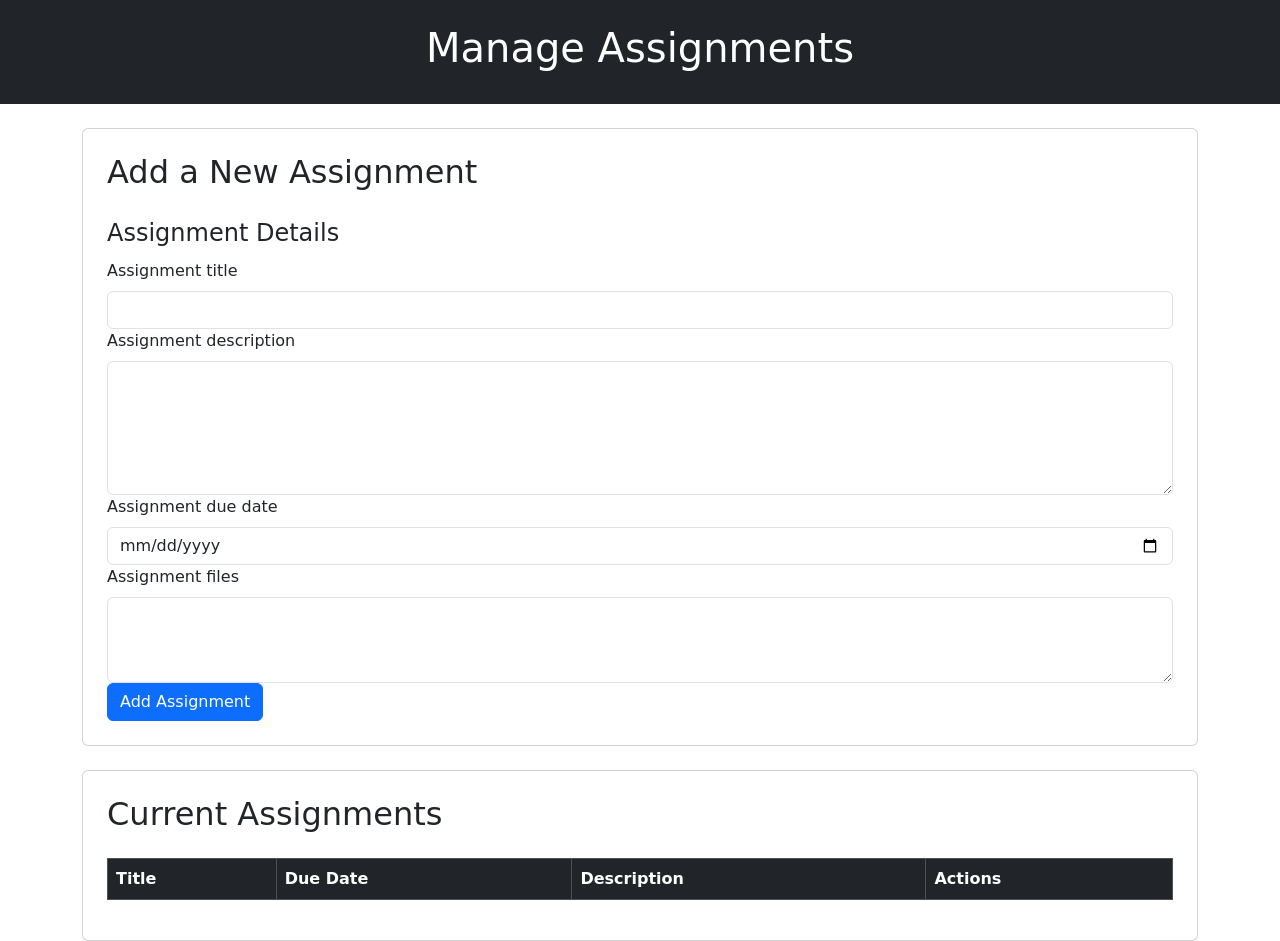
<file: src/assignments/admin.html>
<!--
  Requirement: Create the Admin View for Assignments

  Instructions:
  Fill in the HTML elements as described in the comments.
  This page allows the teacher (admin) to perform full CRUD operations
  on course assignments.
-->
<!DOCTYPE html>
<html lang="en">
<head>
    <!-- TODO: Add the <meta> tag for character encoding (UTF-8). -->
      <meta charset="UTF-8">
    <!-- TODO: Add the responsive viewport <meta> tag
         (width=device-width, initial-scale=1.0). -->
      <meta name="viewport" content="width=device-width, initial-scale=1.0">
    <!-- TODO: Add a <title>, e.g., "Manage Assignments". -->
      <title>Manage Assignments</title>
    <!-- TODO: Link to your CSS framework or stylesheet. -->
      <link href="https://cdn.jsdelivr.net/npm/bootstrap@5.3.8/dist/css/bootstrap.min.css" rel="stylesheet">
    <!-- Required: link admin.js with defer. -->
    <script src="admin.js" defer></script>
</head>
<body>
    <!-- TODO: Create a <header> containing an <h1> "Manage Assignments". -->
        <header class="bg-dark text-white p-4 mb-4">
    <h1 class="text-center">Manage Assignments</h1>
        </header>
    <!-- TODO: Create the <main> content area. -->
    <main class="container">
        <!-- ============================================================
             Section 1: Add / Edit Assignment Form
             ============================================================ -->
        <!-- TODO: Create a <section> for the form. -->
            <section class="card p-4 mb-4">
            <!-- TODO: Add a sub-heading <h2> "Add a New Assignment". -->
            <h2 class="mb-4">Add a New Assignment</h2>
            <!-- TODO: Create a <form id="assignment-form"> (action can be "#").
                 The id is required by admin.js. -->
            <form id="assignment-form" action ="#">
                <!-- TODO: Use a <fieldset> to group the form controls. -->
                <fieldset>
                    <!-- TODO: Add a <legend>, e.g., "Assignment Details". -->
                      <legend>Assignment Details</legend>
                    <!-- TODO: Add a <label> and <input> for the assignment title.
                         - label for="assignment-title"
                         - input id="assignment-title", type="text", required -->
                      <label for="assignment-title" class="form-label">Assignment title</label>
                      <input id="assignment-title" type="text" class="form-control" required>
                    <!-- TODO: Add a <label> and <textarea> for the description.
                         - label for="assignment-description"
                         - textarea id="assignment-description", rows="5", required
                         - Maps to the description column in the assignments table. -->
                      <label for="assignment-description" class="form-label">Assignment description</label>
                      <textarea id="assignment-description" rows="5" class="form-control" required></textarea>

                    <!-- TODO: Add a <label> and <input> for the due date.
                         - label for="assignment-due-date"
                         - input id="assignment-due-date", type="date", required
                         - Maps to the due_date column in the assignments table. -->
                      <label for="assignment-due-date" class="form-label">Assignment due date</label>
                      <input id="assignment-due-date" type="date" class="form-control" required>
                    <!-- TODO: Add a <label> and <textarea> for attached file URLs
                         (one URL per line).
                         - label for="assignment-files"
                         - textarea id="assignment-files", rows="3"
                         - Maps to the files column (JSON array) in the
                           assignments table. admin.js will split the textarea
                           value on newlines and send it as an array. -->
                      <label for="assignment-files" class="form-label">Assignment files</label>
                      <textarea id="assignment-files" rows="3" class="form-control"></textarea>
                    <!-- TODO: Add a submit <button>.
                         - id="add-assignment", type="submit"
                         - Text: "Add Assignment"
                         - When the form is in edit mode, admin.js will
                           change the button text to "Update Assignment" and
                           store the id being edited in a data attribute. -->
                        <button type="submit" id="add-assignment" class="btn btn-primary">Add Assignment</button>
                <!-- End of <fieldset> -->
                </fieldset>
            <!-- End of <form> -->
              </form>
        <!-- End of form <section> -->
        </section>

        <!-- ============================================================
             Section 2: Existing Assignments Table
             ============================================================ -->
        <!-- TODO: Create a <section> to display the current list of
             assignments. -->
                <section class="card p-4">
            <!-- TODO: Add a sub-heading <h2> "Current Assignments". -->
                        <h2 class="mb-4">Current Assignments</h2>
            <!-- TODO: Create a <table id="assignments-table">. -->
                                <table id="assignments-table" class="table table-bordered table-striped">
                <!-- TODO: Create a <thead> with a <tr> containing <th>
                     elements:
                     - "Title"
                     - "Due Date"
                     - "Description"
                     - "Actions"
                     The columns must match the data rendered by
                     admin.js createAssignmentRow(). -->
                                <thead class="table-dark">
                                        <tr>
                                                <th>Title</th>
                                                <th>Due Date</th>
                                                <th>Description</th>
                                                <th>Actions</th>
                                        </tr>
                                </thead>
                <!-- TODO: Create a <tbody id="assignments-tbody">.
                     The id is required by admin.js so it can inject
                     <tr> rows. admin.js will clear and repopulate this
                     tbody whenever the data changes. -->
                        <tbody id="assignments-tbody">
                        </tbody>
                <!-- admin.js will inject rows here. Each row follows
                     this structure (do NOT hardcode real data):

                <tr>
                    <td>HTML &amp; CSS Portfolio</td>
                    <td>2025-02-15</td>
                    <td>Create a responsive portfolio...</td>
                    <td>
                        <button class="edit-btn"   data-id="1">Edit</button>
                        <button class="delete-btn" data-id="1">Delete</button>
                    </td>
                </tr>

                The data-id attribute holds the integer id from the
                assignments table (primary key). -->

            <!-- End of <table> -->
                                </table>
        <!-- End of list <section> -->
                </section>
    <!-- End of <main> -->
          </main>
</body>
</html>
</file>
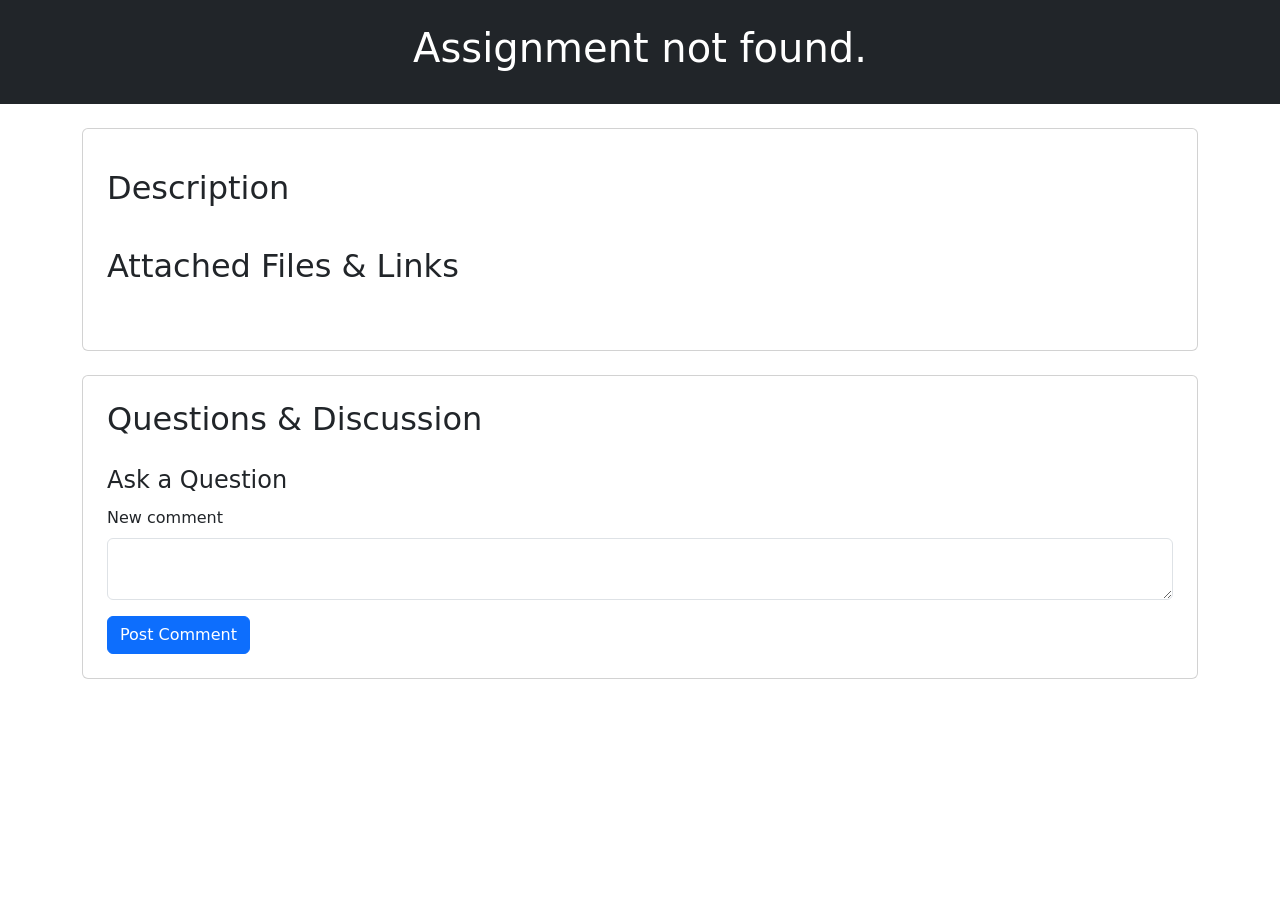
<file: src/assignments/details.html>
<!--
  Requirement: Create the Dedicated Page for a Single Assignment

  Instructions:
  This page displays the full details for one assignment and allows
  students to read and post discussion comments.
-->
<!DOCTYPE html>
<html lang="en">
<head>
    <!-- TODO: Add <meta> tags for charset (UTF-8) and viewport
         (width=device-width, initial-scale=1.0). -->
      <meta charset="UTF-8">
      <meta name="viewport" content="width=device-width, initial-scale=1.0">
    <!-- TODO: Add a <title>, e.g., "Assignment Details". -->
      <title>Assignment Details</title>
    <!-- TODO: Link to your CSS framework or stylesheet. -->
      <link href="https://cdn.jsdelivr.net/npm/bootstrap@5.3.8/dist/css/bootstrap.min.css" rel="stylesheet">
    <!-- Required: link details.js with defer. -->
    <script src="details.js" defer></script>
</head>
  
<body>
    <!-- TODO: Create a <header>.
         Inside it, add an <h1 id="assignment-title">.
         details.js will set its textContent to the assignment's title.
         Leave it empty for now. -->
        <header class="bg-dark text-white p-4 mb-4">
          <h1 class="text-center" id="assignment-title"></h1>
        </header>
    <!-- TODO: Create the <main> content area. -->
          <main class="container">
        <!-- ============================================================
             Section 1: Assignment Information
             ============================================================ -->
        <!-- TODO: Use an <article> to display the main assignment
             information. -->
              <article class="card p-4 mb-4">
            <!-- TODO: Add a <p id="assignment-due-date">.
                 details.js will set it to "Due: YYYY-MM-DD"
                 using the due_date column from the assignments table. -->
              <p id="assignment-due-date"></p>
            <!-- TODO: Add a <h2> "Description". -->
            <h2 class="mb-4">Description</h2>

            <!-- TODO: Add a <p id="assignment-description">.
                 details.js will set its textContent to the assignment's
                 description from the assignments table. -->
            <p id="assignment-description"></p>
            <!-- TODO: Add a <h2> "Attached Files &amp; Links". -->
            <h2 class="mb-4">Attached Files &amp; Links</h2>
            <!-- TODO: Add a <ul id="assignment-files-list">.
                 details.js will populate this list from the files column
                 in the assignments table. That column is a JSON-encoded
                 array of URL strings. Each URL becomes a
                 <li><a href="{url}">{url}</a></li> item.
                 Leave the list empty here. -->
            <ul id="assignment-files-list"></ul>
        <!-- End of <article> -->
              </article>

        <!-- ============================================================
             Section 2: Discussion Forum
             ============================================================ -->
        <!-- TODO: Create a <section id="discussion-forum">. -->
            <section id="discussion-forum" class="card p-4 mb-4">
            <!-- TODO: Add a <h2> "Questions &amp; Discussion". -->
             <h2 class="mb-4">Questions &amp; Discussion</h2>
            <!-- Subsection 2.1: Existing Comments -->
            <!-- TODO: Add a <div id="comment-list">.
                 details.js will inject one <article> per comment here.
                 Each comment article follows this structure:

                 <article>
                     <p>Comment text goes here.</p>
                     <footer>Posted by: Author Name</footer>
                 </article>

                 Comments come from the comments_assignment table
                 (columns: id, assignment_id, author, text, created_at).
                 Leave the div empty here. -->
               <div id="comment-list"></div>
            <!-- Subsection 2.2: Add a Comment Form -->
            <!-- TODO: Create a <form id="comment-form"> (action="#").
                 The id is required by details.js. -->
                 <form id="comment-form" action="#">
                <!-- TODO: Use a <fieldset> to group the controls. -->
                  <fieldset>
                    <!-- TODO: Add a <legend>, e.g., "Ask a Question". -->
                  <legend>Ask a Question</legend>
                    <!-- TODO: Add a <label> and <textarea> for the comment.
                         - label for="new-comment"
                    <label for="new-comment">
                         - textarea id="new-comment", required
                    <textarea id="new-comment" required>
                         - The id must be exactly "new-comment" as
                           details.js reads this element by that id. -->
                           <label for="new-comment" class="form-label">New comment</label>
                           <textarea id="new-comment" class="form-control mb-3" required></textarea>
                  
                    <!-- TODO: Add a submit <button>.
                         - type="submit"
                         - Text: "Post Comment" -->
                    <button type="submit" class="btn btn-primary">Post Comment</button>
                <!-- End of <fieldset> -->
                    </fieldset>
            <!-- End of <form> -->
            </form> 
        <!-- End of <section#discussion-forum> -->
          </section>
    <!-- End of <main> -->
             </main>
</body>
</html>
</file>
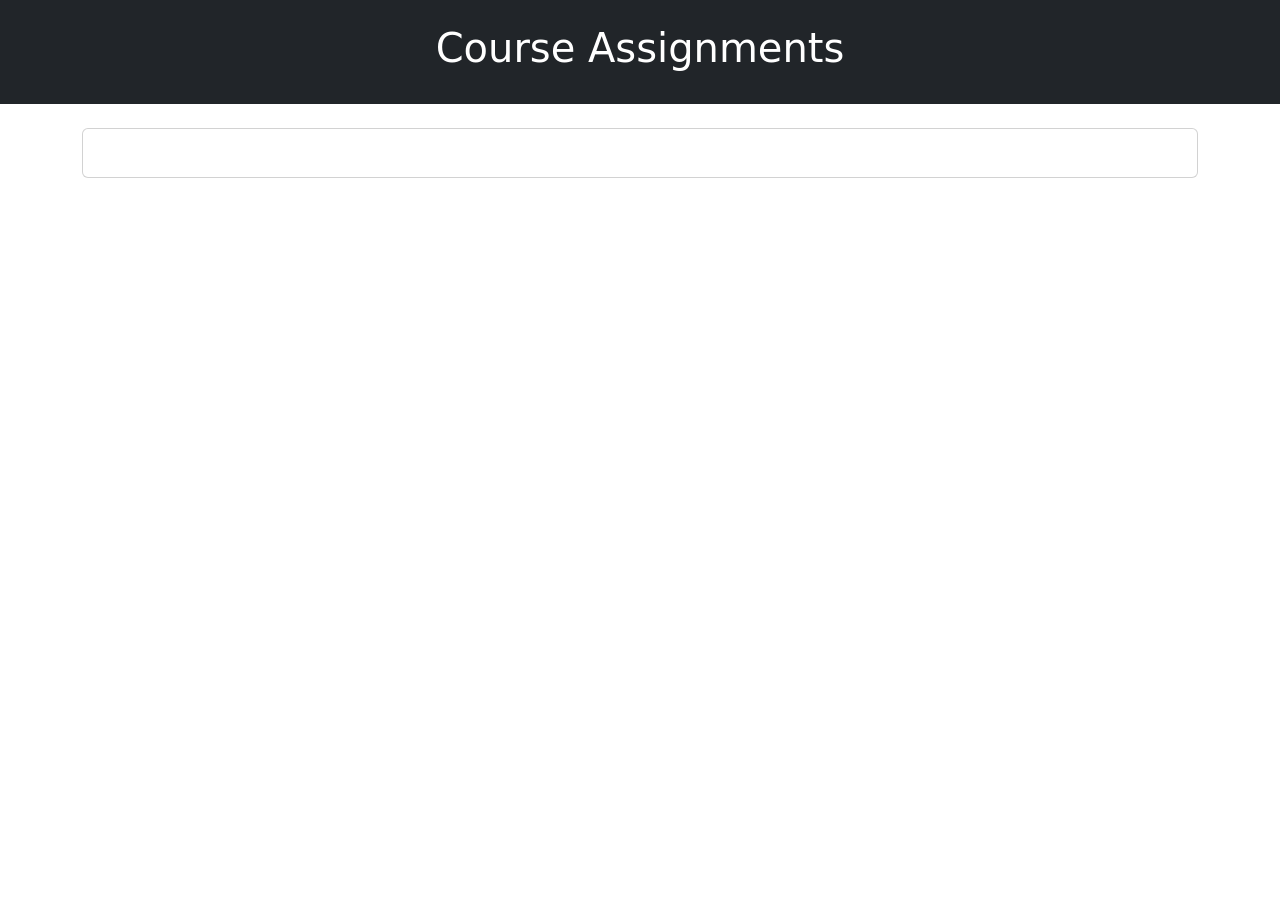
<file: src/assignments/list.html>
<!--
  Requirement: Create the Student View for Assignments

  Instructions:
  This page is a read-only view for students to see all course assignments.
  Each assignment should link to its dedicated detail page.
-->
<!DOCTYPE html>
<html lang="en">
<head>
    <!-- TODO: Add <meta> tags for charset (UTF-8) and viewport
         (width=device-width, initial-scale=1.0). -->
          <meta charset="UTF-8">
          <meta name="viewport" content="width=device-width, initial-scale=1.0">
    <!-- TODO: Add a <title>, e.g., "Course Assignments". -->
          <title>Course Assignments</title>

    <!-- TODO: Link to your CSS framework or stylesheet. -->
      <link href="https://cdn.jsdelivr.net/npm/bootstrap@5.3.8/dist/css/bootstrap.min.css" rel="stylesheet">

    <!-- Required: link list.js with defer so the DOM is ready before the
         script runs. -->
    <script src="list.js" defer></script>
</head>
<body>

    <!-- TODO: Create a <header> containing an <h1> "Course Assignments". -->
        <header class="bg-dark text-white p-4 mb-4">
          <h1 class="text-center">Course Assignments</h1>
        </header>
    <!-- TODO: Create the <main> content area. -->
        <main class="container">
        <!-- TODO: Create a <section id="assignment-list-section"> to contain
             the list of assignment articles.
             The id is required by list.js. -->
            <section id="assignment-list-section" class="card p-4 mb-4">
            <!-- list.js will inject one <article> per assignment here.
                 Each article follows the structure below. -->
            <!-- Example Assignment Article Structure (do NOT hardcode real
                 data; list.js fetches it from the API):

            <article>
                <h2>HTML &amp; CSS Portfolio</h2>
                <p>Due: 2025-02-15</p>
                <p>Create a responsive portfolio website...</p>
                <a href="details.html?id=1">View Details &amp; Discussion</a>
            </article>

            Note: the href MUST be "details.html?id=<id>" so that
            details.js can read the id from the URL query string. -->
        <!-- End of #assignment-list-section -->
          </section>
    <!-- End of <main> -->
  </main>
</body>
</html>
</file>
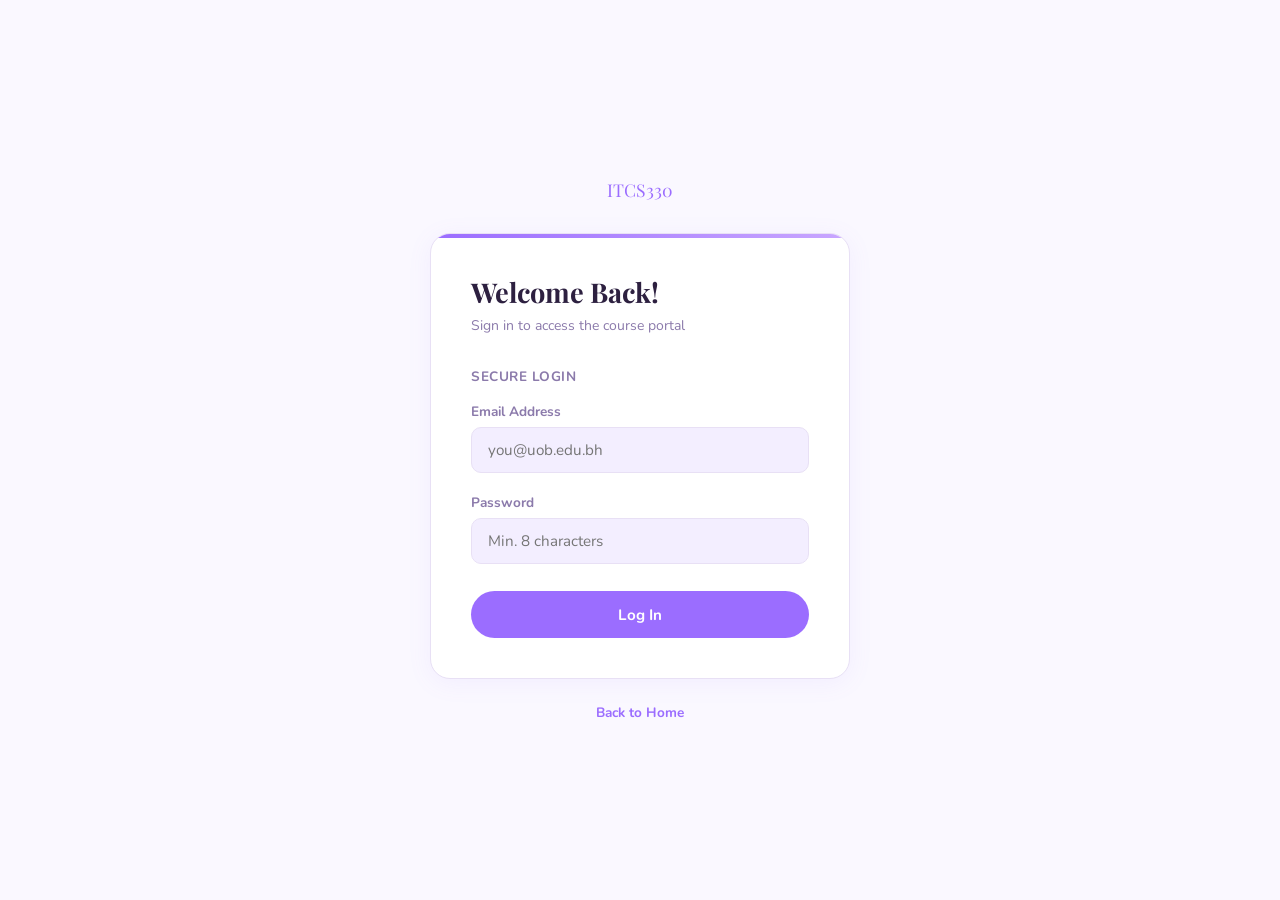
<file: src/auth/login.html>
<!DOCTYPE html>
<html lang="en">
<head>
  <meta charset="UTF-8">
  <meta name="viewport" content="width=device-width, initial-scale=1.0">
  <title>Login</title>
  <link href="https://fonts.googleapis.com/css2?family=Nunito:wght@300;400;500;600;700&family=Playfair+Display:wght@600&display=swap" rel="stylesheet">
  <style>
    :root {
      --bg:      #faf8ff;
      --surface: #ffffff;
      --border:  #e8e0f5;
      --accent:  #9b6dff;
      --soft:    #f3eeff;
      --text:    #2d2040;
      --muted:   #8b7aab;
      --error:   #e05c7a;
      --success: #5bb88a;
    }

    * { margin: 0; padding: 0; box-sizing: border-box; }

    body {
      background: var(--bg);
      color: var(--text);
      font-family: 'Nunito', sans-serif;
      min-height: 100vh;
      display: flex;
      align-items: center;
      justify-content: center;
      padding: 1.5rem;
    }

    main { width: 100%; max-width: 420px; }

    .logo {
      font-family: 'Playfair Display', serif;
      color: var(--accent);
      font-size: 1.1rem;
      text-align: center;
      margin-bottom: 2rem;
      text-decoration: none;
      display: block;
    }

    section {
      background: var(--surface);
      border: 1px solid var(--border);
      border-radius: 20px;
      padding: 2.5rem;
      position: relative;
      overflow: hidden;
      box-shadow: 0 4px 24px rgba(155,109,255,0.08);
    }

    section::before {
      content: '';
      position: absolute;
      top: 0; left: 0; right: 0;
      height: 4px;
      background: linear-gradient(90deg, var(--accent), #c9a7ff);
      border-radius: 20px 20px 0 0;
    }

    h1 {
      font-family: 'Playfair Display', serif;
      font-size: 1.7rem;
      margin-bottom: 0.4rem;
    }

    .subtitle { color: var(--muted); font-size: 0.875rem; margin-bottom: 2rem; }

    fieldset { border: none; padding: 0; display: flex; flex-direction: column; gap: 1.2rem; }

    legend {
      font-size: 0.85rem;
      font-weight: 700;
      color: var(--muted);
      margin-bottom: 1rem;
      text-transform: uppercase;
      letter-spacing: 0.5px;
    }

    label {
      display: block;
      font-size: 0.85rem;
      font-weight: 700;
      color: var(--muted);
      margin-bottom: 0.4rem;
    }

    input {
      width: 100%;
      background: var(--soft);
      border: 1px solid var(--border);
      border-radius: 10px;
      padding: 0.75rem 1rem;
      color: var(--text);
      font-family: 'Nunito', sans-serif;
      font-size: 0.95rem;
      transition: border-color 0.2s, box-shadow 0.2s;
      outline: none;
    }

    input:focus {
      border-color: var(--accent);
      box-shadow: 0 0 0 3px rgba(155,109,255,0.12);
      background: #fff;
    }

    button[type="submit"] {
      width: 100%;
      background: var(--accent);
      color: #fff;
      border: none;
      border-radius: 100px;
      padding: 0.85rem;
      font-family: 'Nunito', sans-serif;
      font-size: 0.95rem;
      font-weight: 700;
      cursor: pointer;
      transition: opacity 0.2s, transform 0.1s;
      margin-top: 0.5rem;
    }

    button[type="submit"]:hover { opacity: 0.88; }
    button[type="submit"]:active { transform: scale(0.99); }

    #message-container {
      margin-top: 1rem;
      padding: 0.75rem 1rem;
      border-radius: 10px;
      font-size: 0.875rem;
      font-weight: 600;
      display: none;
    }

    #message-container.error {
      display: block;
      background: rgba(224,92,122,0.08);
      border: 1px solid rgba(224,92,122,0.25);
      color: var(--error);
    }

    #message-container.success {
      display: block;
      background: rgba(91,184,138,0.08);
      border: 1px solid rgba(91,184,138,0.25);
      color: var(--success);
    }

    .back-link {
      text-align: center;
      margin-top: 1.5rem;
      font-size: 0.85rem;
      color: var(--muted);
    }

    .back-link a { color: var(--accent); text-decoration: none; font-weight: 700; }
    .back-link a:hover { text-decoration: underline; }
  </style>
</head>
<body>

  <main>
    <a href="../../index.html" class="logo">ITCS330</a>

    <section>
      <h1>Welcome Back!</h1>
      <p class="subtitle">Sign in to access the course portal</p>

      <form id="login-form" action="#">
        <fieldset>
          <legend>Secure Login</legend>

          <div>
            <label for="email">Email Address</label>
            <input type="email" id="email" placeholder="you@uob.edu.bh" required>
          </div>

          <div>
            <label for="password">Password</label>
            <input type="password" id="password" placeholder="Min. 8 characters" minlength="8" required>
          </div>

          <button type="submit" id="login">Log In</button>

          <div id="message-container"></div>

        </fieldset>
      </form>

    </section>

    <div class="back-link">
      <a href="../../index.html">Back to Home</a>
    </div>
  </main>

  <script src="login.js" defer></script>
</body>
</html>
</file>
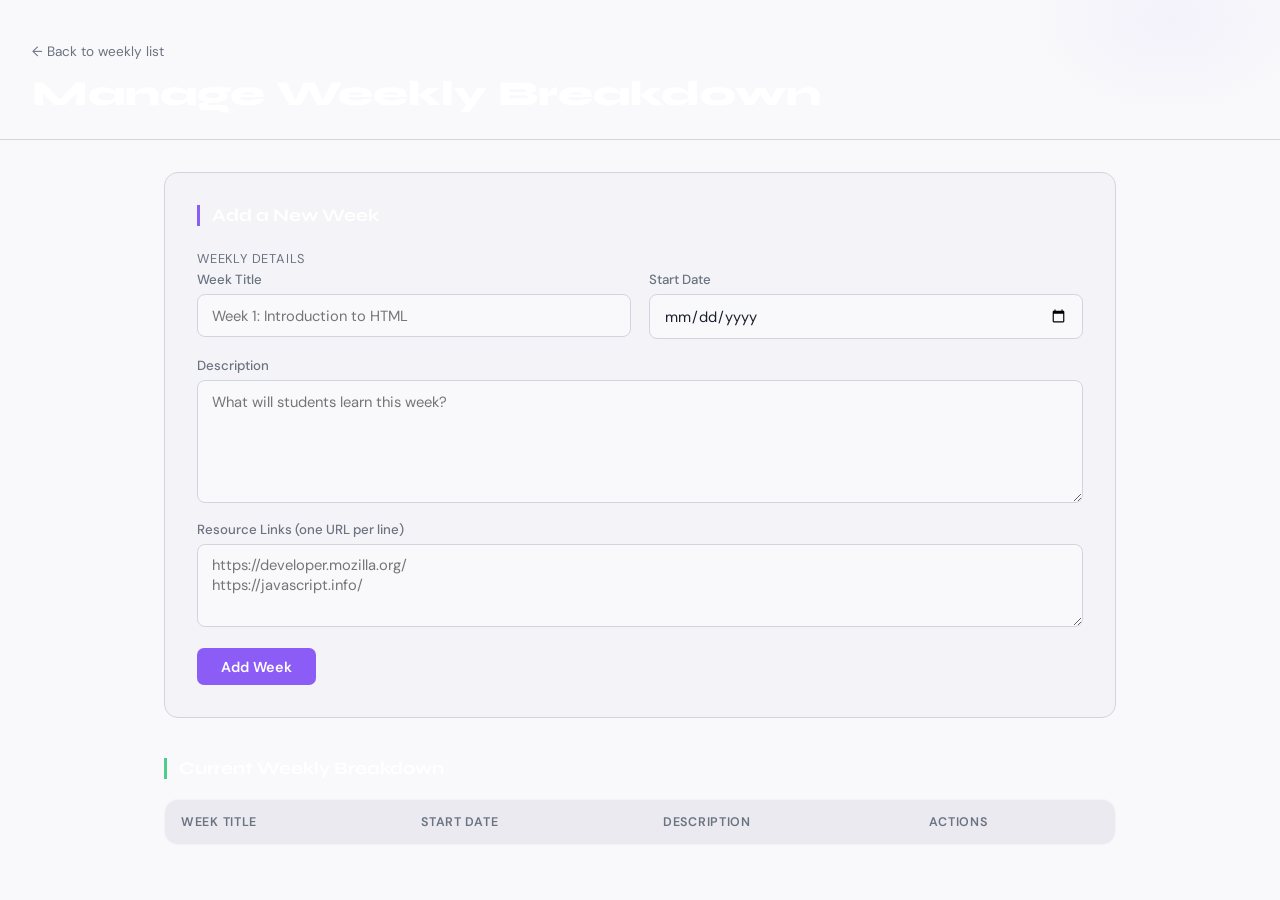
<file: src/weekly/admin.html>
<!DOCTYPE html>
<html lang="en">
<head>
    <meta charset="UTF-8">
    <meta name="viewport" content="width=device-width, initial-scale=1.0">
    <title>Manage Weekly Breakdown</title>
    <style>
        @import url('https://fonts.googleapis.com/css2?family=Syne:wght@400;600;700;800&family=DM+Sans:wght@300;400;500&display=swap');

        *, *::before, *::after { box-sizing: border-box; margin: 0; padding: 0; }

        :root {
            --bg: #ffffff;
            --surface: #f4f4f8;
            --surface2: #eaeaf0;
            --border: #d1d5e0;
            --accent: #8b5cf6;
            --danger: #ff6b6b;
            --success: #4ecb8d;
            --text: #1a1d2e;
            --muted: #6b7280;
        }

        body {
            font-family: 'DM Sans', sans-serif;
            background: #f9f9fb;
            color: var(--text);
            min-height: 100vh;
        }

        header {
            padding: 2.5rem 2rem 1.5rem;
            border-bottom: 1px solid var(--border);
            position: relative;
            overflow: hidden;
        }

        header::before {
            content: '';
            position: absolute;
            top: -80px; right: -40px;
            width: 300px; height: 200px;
            background: radial-gradient(ellipse, rgba(139,92,246,0.05) 0%, transparent 70%);
            pointer-events: none;
        }

        header a.back {
            display: inline-flex;
            align-items: center;
            gap: 0.4rem;
            color: var(--muted);
            text-decoration: none;
            font-size: 0.85rem;
            margin-bottom: 0.75rem;
            transition: color 0.2s;
        }
        header a.back:hover { color: var(--accent); }

        header h1 { color: #000000;
            font-family: 'Syne', sans-serif;
            font-size: clamp(1.5rem, 4vw, 2.2rem);
            font-weight: 800;
            color: #fff;
        }

        main {
            max-width: 1000px;
            margin: 0 auto;
            padding: 2rem 1.5rem;
            display: flex;
            flex-direction: column;
            gap: 2.5rem;
        }

        /* ── Form Section ── */
        section.form-section {
            background: var(--surface);
            border: 1px solid var(--border);
            border-radius: 14px;
            padding: 2rem;
            animation: fadeUp 0.35s ease both;
        }

        section.form-section h2 {
            font-family: 'Syne', sans-serif;
            font-size: 1.1rem;
            font-weight: 700;
            color: #fff;
            margin-bottom: 1.5rem;
            border-left: 3px solid var(--accent);
            padding-left: 0.75rem;
        }

        #week-form fieldset {
            border: none;
            display: grid;
            grid-template-columns: 1fr 1fr;
            gap: 1.1rem;
        }

        #week-form legend {
            grid-column: 1 / -1;
            font-size: 0.8rem;
            color: var(--muted);
            text-transform: uppercase;
            letter-spacing: 0.8px;
            margin-bottom: 0.25rem;
        }

        .field {
            display: flex;
            flex-direction: column;
            gap: 0.4rem;
        }

        .field.full { grid-column: 1 / -1; }

        .field label {
            font-size: 0.83rem;
            color: var(--muted);
            font-weight: 500;
        }

        .field input,
        .field textarea {
            background: #f9f9fb;
            border: 1px solid var(--border);
            border-radius: 8px;
            padding: 0.65rem 0.9rem;
            color: var(--text);
            font-family: 'DM Sans', sans-serif;
            font-size: 0.92rem;
            outline: none;
            transition: border-color 0.2s;
            width: 100%;
        }

        .field input:focus,
        .field textarea:focus {
            border-color: var(--accent);
        }

        .field textarea { resize: vertical; }

        #week-form .btn-row {
            grid-column: 1 / -1;
            display: flex;
            gap: 0.75rem;
            margin-top: 0.25rem;
        }

        #add-week {
            padding: 0.6rem 1.5rem;
            background: var(--accent);
            color: #fff;
            border: none;
            border-radius: 7px;
            font-family: 'DM Sans', sans-serif;
            font-size: 0.9rem;
            font-weight: 600;
            cursor: pointer;
            transition: opacity 0.2s, transform 0.15s;
        }

        #add-week:hover { opacity: 0.88; transform: translateY(-1px); }

        #cancel-edit {
            display: none;
            padding: 0.6rem 1.2rem;
            background: transparent;
            color: var(--muted);
            border: 1px solid var(--border);
            border-radius: 7px;
            font-family: 'DM Sans', sans-serif;
            font-size: 0.9rem;
            cursor: pointer;
            transition: color 0.2s, border-color 0.2s;
        }

        #cancel-edit:hover { color: var(--text); border-color: var(--muted); }

        /* ── Table Section ── */
        section.table-section {
            animation: fadeUp 0.4s 0.1s ease both;
        }

        section.table-section h2 {
            font-family: 'Syne', sans-serif;
            font-size: 1.1rem;
            font-weight: 700;
            color: #fff;
            margin-bottom: 1.25rem;
            border-left: 3px solid var(--success);
            padding-left: 0.75rem;
        }

        #weeks-table {
            width: 100%;
            border-collapse: collapse;
            background: var(--surface);
            border: 1px solid var(--border);
            border-radius: 14px;
            overflow: hidden;
        }

        #weeks-table thead tr {
            background: var(--surface2);
        }

        #weeks-table th {
            padding: 0.85rem 1rem;
            text-align: left;
            font-size: 0.78rem;
            color: var(--muted);
            text-transform: uppercase;
            letter-spacing: 0.7px;
            font-weight: 600;
            border-bottom: 1px solid var(--border);
        }

        #weeks-table td {
            padding: 0.9rem 1rem;
            font-size: 0.9rem;
            color: var(--text);
            border-bottom: 1px solid var(--border);
            vertical-align: top;
        }

        #weeks-table tbody tr:last-child td { border-bottom: none; }

        #weeks-table tbody tr:hover { background: var(--surface2); }

        /* Description cell: truncate long text */
        #weeks-table td.desc-cell {
            max-width: 280px;
            white-space: nowrap;
            overflow: hidden;
            text-overflow: ellipsis;
            color: var(--muted);
            font-size: 0.85rem;
        }

        /* Action buttons */
        .edit-btn, .delete-btn {
            padding: 0.35rem 0.85rem;
            border: none;
            border-radius: 5px;
            font-family: 'DM Sans', sans-serif;
            font-size: 0.82rem;
            font-weight: 600;
            cursor: pointer;
            transition: opacity 0.2s;
        }

        .edit-btn {
            background: rgba(139,92,246,0.08);
            color: var(--accent);
            margin-right: 0.4rem;
        }

        .delete-btn {
            background: rgba(255,107,107,0.12);
            color: var(--danger);
        }

        .edit-btn:hover, .delete-btn:hover { opacity: 0.75; }

        .empty-row td {
            text-align: center;
            background: linear-gradient(135deg, #7c3aed, #c4b5fd);
            -webkit-background-clip: text;
            -webkit-text-fill-color: transparent;
            background-clip: text;
            font-style: italic;
            padding: 2rem;
        }

        @keyframes fadeUp {
            from { opacity: 0; transform: translateY(14px); }
            to   { opacity: 1; transform: translateY(0); }
        }

        @media (max-width: 600px) {
            #week-form fieldset { grid-template-columns: 1fr; }
            .field.full { grid-column: 1; }
            #week-form .btn-row { grid-column: 1; }
        }
    </style>
    <script src="admin.js" defer></script>
</head>
<body>

    <header>
        <a class="back" href="list.html">← Back to weekly list</a>
        <h1>Manage Weekly Breakdown</h1>
    </header>

    <main>

        <!-- Section 1: Add / Edit Form -->
        <section class="form-section">
            <h2>Add a New Week</h2>

            <form id="week-form" action="#">
                <fieldset>
                    <legend>Weekly Details</legend>

                    <div class="field">
                        <label for="week-title">Week Title</label>
                        <input id="week-title" type="text" required
                               placeholder="Week 1: Introduction to HTML">
                    </div>

                    <div class="field">
                        <label for="week-start-date">Start Date</label>
                        <input id="week-start-date" type="date" required>
                    </div>

                    <div class="field full">
                        <label for="week-description">Description</label>
                        <textarea id="week-description" rows="5"
                                  placeholder="What will students learn this week?"></textarea>
                    </div>

                    <div class="field full">
                        <label for="week-links">Resource Links (one URL per line)</label>
                        <textarea id="week-links" rows="3"
                                  placeholder="https://developer.mozilla.org/&#10;https://javascript.info/"></textarea>
                    </div>

                    <div class="btn-row">
                        <button id="add-week" type="submit">Add Week</button>
                        <button id="cancel-edit" type="button">Cancel</button>
                    </div>
                </fieldset>
            </form>
        </section>

        <!-- Section 2: Existing Weeks Table -->
        <section class="table-section">
            <h2>Current Weekly Breakdown</h2>

            <table id="weeks-table">
                <thead>
                    <tr>
                        <th>Week Title</th>
                        <th>Start Date</th>
                        <th>Description</th>
                        <th>Actions</th>
                    </tr>
                </thead>
                <tbody id="weeks-tbody">
                    <!-- Rows injected by admin.js -->
                </tbody>
            </table>
        </section>

    </main>

</body>
</html>
</file>
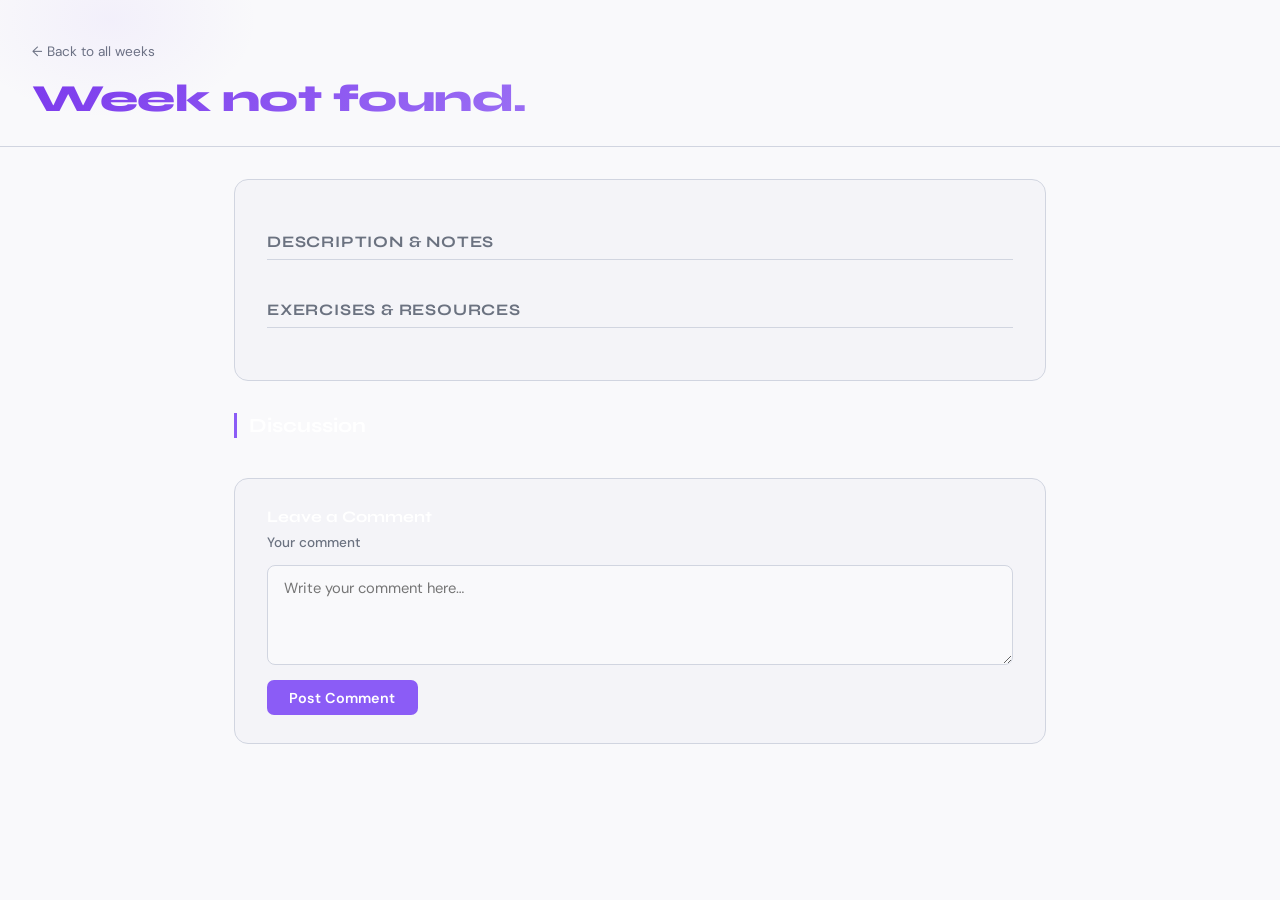
<file: src/weekly/details.html>
<!DOCTYPE html>
<html lang="en">
<head>
    <meta charset="UTF-8">
    <meta name="viewport" content="width=device-width, initial-scale=1.0">
    <title>Week Details</title>
    <style>
        @import url('https://fonts.googleapis.com/css2?family=Syne:wght@400;600;700;800&family=DM+Sans:wght@300;400;500&display=swap');

        *, *::before, *::after { box-sizing: border-box; margin: 0; padding: 0; }

        :root {
            --bg: #ffffff;
            --surface: #f4f4f8;
            --surface2: #eaeaf0;
            --border: #d1d5e0;
            --accent: #8b5cf6;
            --accent2: #ff6b6b;
            --text: #1a1d2e;
            --muted: #6b7280;
        }

        body {
            font-family: 'DM Sans', sans-serif;
            background: #f9f9fb;
            color: var(--text);
            min-height: 100vh;
        }

        header {
            padding: 2.5rem 2rem 1.5rem;
            border-bottom: 1px solid var(--border);
            position: relative;
            overflow: hidden;
        }

        header::before {
            content: '';
            position: absolute;
            top: -80px; left: -40px;
            width: 300px; height: 200px;
            background: radial-gradient(ellipse, rgba(139,92,246,0.06) 0%, transparent 70%);
            pointer-events: none;
        }

        header a.back {
            display: inline-flex;
            align-items: center;
            gap: 0.4rem;
            color: var(--muted);
            text-decoration: none;
            font-size: 0.85rem;
            margin-bottom: 1rem;
            transition: color 0.2s;
        }
        header a.back:hover { color: var(--accent); }

        header h1#week-title {
            font-family: 'Syne', sans-serif;
            font-size: clamp(1.5rem, 4vw, 2.4rem);
            font-weight: 800;
            letter-spacing: -0.5px;
            background: linear-gradient(135deg, #7c3aed, #c4b5fd);
            -webkit-background-clip: text;
            -webkit-text-fill-color: transparent;
            background-clip: text;
            line-height: 1.2;
        }

        main {
            max-width: 860px;
            margin: 0 auto;
            padding: 2rem 1.5rem;
            display: flex;
            flex-direction: column;
            gap: 2rem;
        }

        /* ── Week Info Article ── */
        article.week-info {
            background: var(--surface);
            border: 1px solid var(--border);
            border-radius: 14px;
            padding: 2rem;
            display: flex;
            flex-direction: column;
            gap: 1.25rem;
            animation: fadeUp 0.35s ease both;
        }

        #week-start-date {
            font-size: 0.82rem;
            color: var(--accent);
            font-weight: 600;
            letter-spacing: 0.4px;
            text-transform: uppercase;
        }

        article.week-info h2 {
            font-family: 'Syne', sans-serif;
            font-size: 1rem;
            font-weight: 700;
            color: var(--muted);
            text-transform: uppercase;
            letter-spacing: 0.8px;
            border-bottom: 1px solid var(--border);
            padding-bottom: 0.5rem;
        }

        #week-description {
            font-size: 0.95rem;
            color: var(--text);
            line-height: 1.7;
        }

        #week-links-list {
            list-style: none;
            display: flex;
            flex-direction: column;
            gap: 0.5rem;
        }

        #week-links-list li a {
            display: inline-flex;
            align-items: center;
            gap: 0.4rem;
            color: var(--accent);
            font-size: 0.88rem;
            text-decoration: none;
            word-break: break-all;
            transition: opacity 0.2s;
        }
        #week-links-list li a:hover { opacity: 0.75; text-decoration: underline; }
        #week-links-list li a::before { content: '↗'; font-size: 0.8rem; }

        /* ── Discussion Section ── */
        #discussion-forum {
            display: flex;
            flex-direction: column;
            gap: 1.25rem;
            animation: fadeUp 0.4s 0.1s ease both;
        }

        #discussion-forum > h2 {
            font-family: 'Syne', sans-serif;
            font-size: 1.25rem;
            font-weight: 700;
            color: #fff;
            border-left: 3px solid var(--accent);
            padding-left: 0.75rem;
        }

        #comment-list {
            display: flex;
            flex-direction: column;
            gap: 0.85rem;
        }

        /* Comment articles injected by details.js */
        #comment-list article {
            background: var(--surface2);
            border: 1px solid var(--border);
            border-radius: 10px;
            padding: 1rem 1.25rem;
            display: flex;
            flex-direction: column;
            gap: 0.4rem;
        }

        #comment-list article p {
            font-size: 0.92rem;
            line-height: 1.6;
            color: var(--text);
        }

        #comment-list article footer {
            font-size: 0.78rem;
            color: var(--muted);
        }

        .no-comments {
            background: linear-gradient(135deg, #7c3aed, #c4b5fd);
            -webkit-background-clip: text;
            -webkit-text-fill-color: transparent;
            background-clip: text;
            font-size: 0.9rem;
            font-style: italic;
        }

        /* ── Comment Form ── */
        #comment-form {
            background: var(--surface);
            border: 1px solid var(--border);
            border-radius: 14px;
            padding: 1.75rem 2rem;
        }

        #comment-form fieldset {
            border: none;
            display: flex;
            flex-direction: column;
            gap: 0.9rem;
        }

        #comment-form legend {
            font-family: 'Syne', sans-serif;
            font-size: 1rem;
            font-weight: 700;
            color: #fff;
            margin-bottom: 0.5rem;
        }

        #comment-form label {
            font-size: 0.85rem;
            color: var(--muted);
            font-weight: 500;
        }

        #new-comment {
            width: 100%;
            min-height: 100px;
            background: #f9f9fb;
            border: 1px solid var(--border);
            border-radius: 8px;
            padding: 0.75rem 1rem;
            color: var(--text);
            font-family: 'DM Sans', sans-serif;
            font-size: 0.92rem;
            resize: vertical;
            transition: border-color 0.2s;
            outline: none;
        }

        #new-comment:focus {
            border-color: var(--accent);
        }

        #comment-form button[type="submit"] {
            align-self: flex-start;
            padding: 0.55rem 1.4rem;
            background: var(--accent);
            color: #fff;
            border: none;
            border-radius: 7px;
            font-family: 'DM Sans', sans-serif;
            font-size: 0.9rem;
            font-weight: 600;
            cursor: pointer;
            transition: opacity 0.2s, transform 0.15s;
        }

        #comment-form button[type="submit"]:hover {
            opacity: 0.88;
            transform: translateY(-1px);
        }

        @keyframes fadeUp {
            from { opacity: 0; transform: translateY(14px); }
            to   { opacity: 1; transform: translateY(0); }
        }
    </style>
    <script src="details.js" defer></script>
</head>
<body>

    <header>
        <a class="back" href="list.html">← Back to all weeks</a>
        <h1 id="week-title">Loading…</h1>
    </header>

    <main>

        <!-- Section 1: Weekly Information -->
        <article class="week-info">
            <p id="week-start-date"></p>

            <h2>Description &amp; Notes</h2>
            <p id="week-description"></p>

            <h2>Exercises &amp; Resources</h2>
            <ul id="week-links-list"></ul>
        </article>

        <!-- Section 2: Discussion Forum -->
        <section id="discussion-forum">
            <h2>Discussion</h2>

            <!-- 2.1 Existing comments -->
            <div id="comment-list"></div>

            <!-- 2.2 Add a comment -->
            <form id="comment-form" action="#">
                <fieldset>
                    <legend>Leave a Comment</legend>
                    <label for="new-comment">Your comment</label>
                    <textarea id="new-comment" required placeholder="Write your comment here…"></textarea>
                    <button type="submit">Post Comment</button>
                </fieldset>
            </form>
        </section>

    </main>

</body>
</html>
</file>
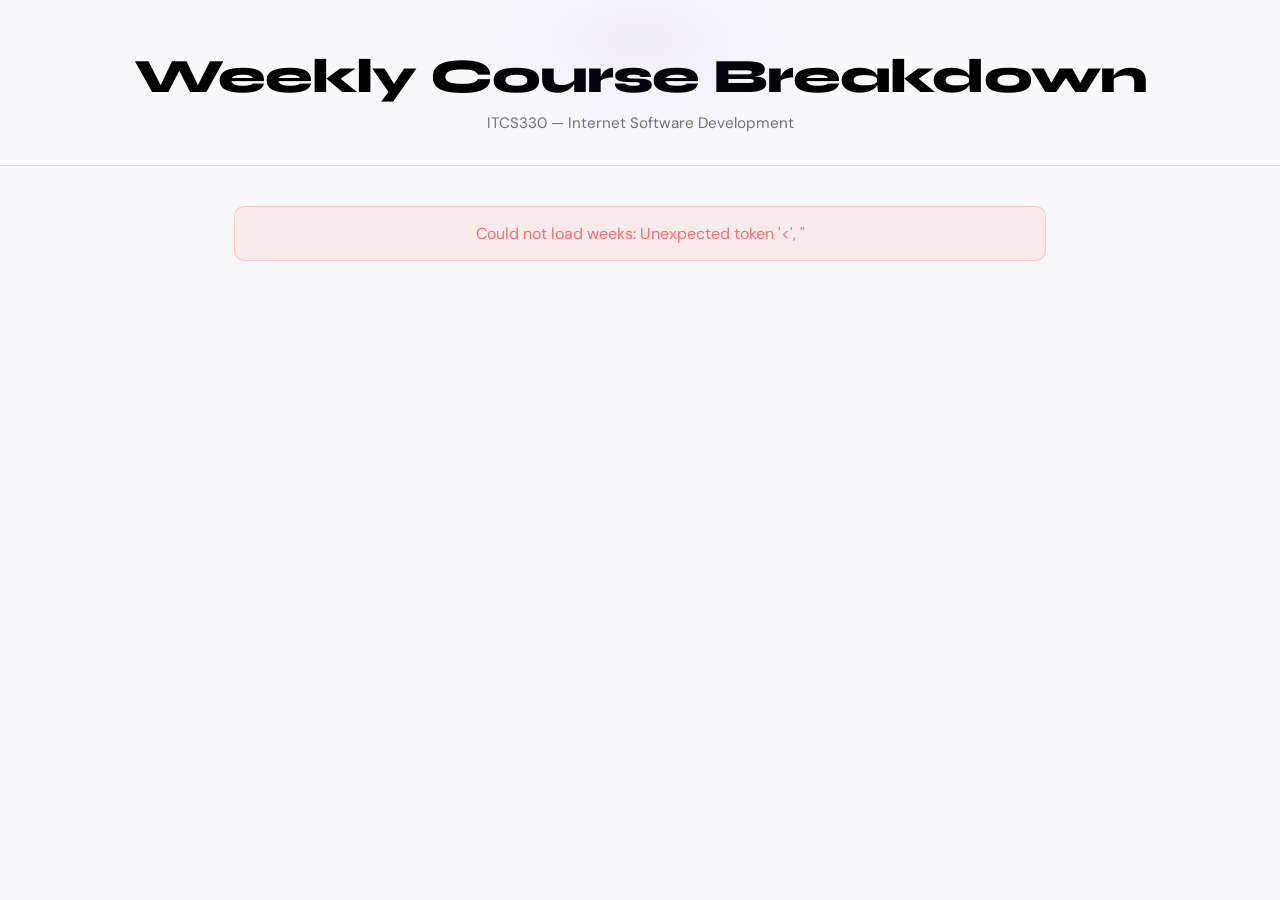
<file: src/weekly/list.html>
<!DOCTYPE html>
<html lang="en">
<head>
    <meta charset="UTF-8">
    <meta name="viewport" content="width=device-width, initial-scale=1.0">
    <title>Weekly Course Breakdown</title>
    <style>
        @import url('https://fonts.googleapis.com/css2?family=Syne:wght@400;600;700;800&family=DM+Sans:wght@300;400;500&display=swap');

        *, *::before, *::after { box-sizing: border-box; margin: 0; padding: 0; }

        :root {
            --bg: #ffffff;
            --surface: #f4f4f8;
            --border: #d1d5e0;
            --accent: #8b5cf6;
            --accent2: #ff6b6b;
            --text: #1a1d2e;
            --muted: #6b7280;
        }

        body {
            font-family: 'DM Sans', sans-serif;
            background: #f9f9fb;
            color: var(--text);
            min-height: 100vh;
        }

        header {
            padding: 3rem 2rem 2rem;
            text-align: center;
            border-bottom: 1px solid var(--border);
            position: relative;
            overflow: hidden;
        }

        header::before {
            content: '';
            position: absolute;
            top: -60px; left: 50%;
            transform: translateX(-50%);
            width: 400px; height: 200px;
            background: radial-gradient(ellipse, rgba(139,92,246,0.08) 0%, transparent 70%);
            pointer-events: none;
        }

        header h1 { color: #000000;
            font-family: 'Syne', sans-serif;
            font-size: clamp(1.8rem, 5vw, 3rem);
            font-weight: 800;
            letter-spacing: -1px;
            
            
            
            
        }

        header p {
            margin-top: 0.5rem;
            color: var(--muted);
            font-size: 0.95rem;
        }

        main {
            max-width: 860px;
            margin: 0 auto;
            padding: 2.5rem 1.5rem;
        }

        #week-list-section {
            display: flex;
            flex-direction: column;
            gap: 1.25rem;
        }

        /* Loading state */
        .loading {
            text-align: center;
            background: linear-gradient(135deg, #7c3aed, #c4b5fd);
            -webkit-background-clip: text;
            -webkit-text-fill-color: transparent;
            background-clip: text;
            padding: 4rem 0;
            font-size: 1rem;
        }

        /* Error state */
        .error {
            background: rgba(255,107,107,0.1);
            border: 1px solid rgba(255,107,107,0.3);
            color: #ff6b6b;
            padding: 1rem 1.5rem;
            border-radius: 10px;
            text-align: center;
        }

        /* Week articles injected by list.js */
        article {
            background: var(--surface);
            border: 1px solid var(--border);
            border-radius: 14px;
            padding: 1.75rem 2rem;
            display: flex;
            flex-direction: column;
            gap: 0.6rem;
            transition: border-color 0.2s, transform 0.2s;
            animation: fadeUp 0.4s ease both;
        }

        article:hover {
            border-color: var(--accent);
            transform: translateY(-2px);
        }

        @keyframes fadeUp {
            from { opacity: 0; transform: translateY(16px); }
            to   { opacity: 1; transform: translateY(0); }
        }

        article h2 {
            font-family: 'Syne', sans-serif;
            font-size: 1.15rem;
            font-weight: 700;
            color: #fff;
        }

        article p {
            font-size: 0.9rem;
            color: var(--muted);
            line-height: 1.55;
        }

        article p:first-of-type {
            font-size: 0.8rem;
            color: var(--accent);
            font-weight: 500;
            letter-spacing: 0.3px;
        }

        article a {
            display: inline-block;
            margin-top: 0.5rem;
            padding: 0.45rem 1.1rem;
            background: rgba(139,92,246,0.06);
            border: 1px solid rgba(139,92,246,0.3);
            color: var(--accent);
            border-radius: 6px;
            text-decoration: none;
            font-size: 0.85rem;
            font-weight: 500;
            transition: background 0.2s, border-color 0.2s;
            align-self: flex-start;
        }

        article a:hover {
            background: rgba(139,92,246,0.25);
            border-color: var(--accent);
        }
    </style>
    <script src="list.js" defer></script>
</head>
<body>

    <header>
        <h1>Weekly Course Breakdown</h1>
        <p>ITCS330 — Internet Software Development</p>
    </header>

    <main>
        <section id="week-list-section">
            <p class="loading">Loading weeks…</p>
        </section>
    </main>

</body>
</html>
</file>
